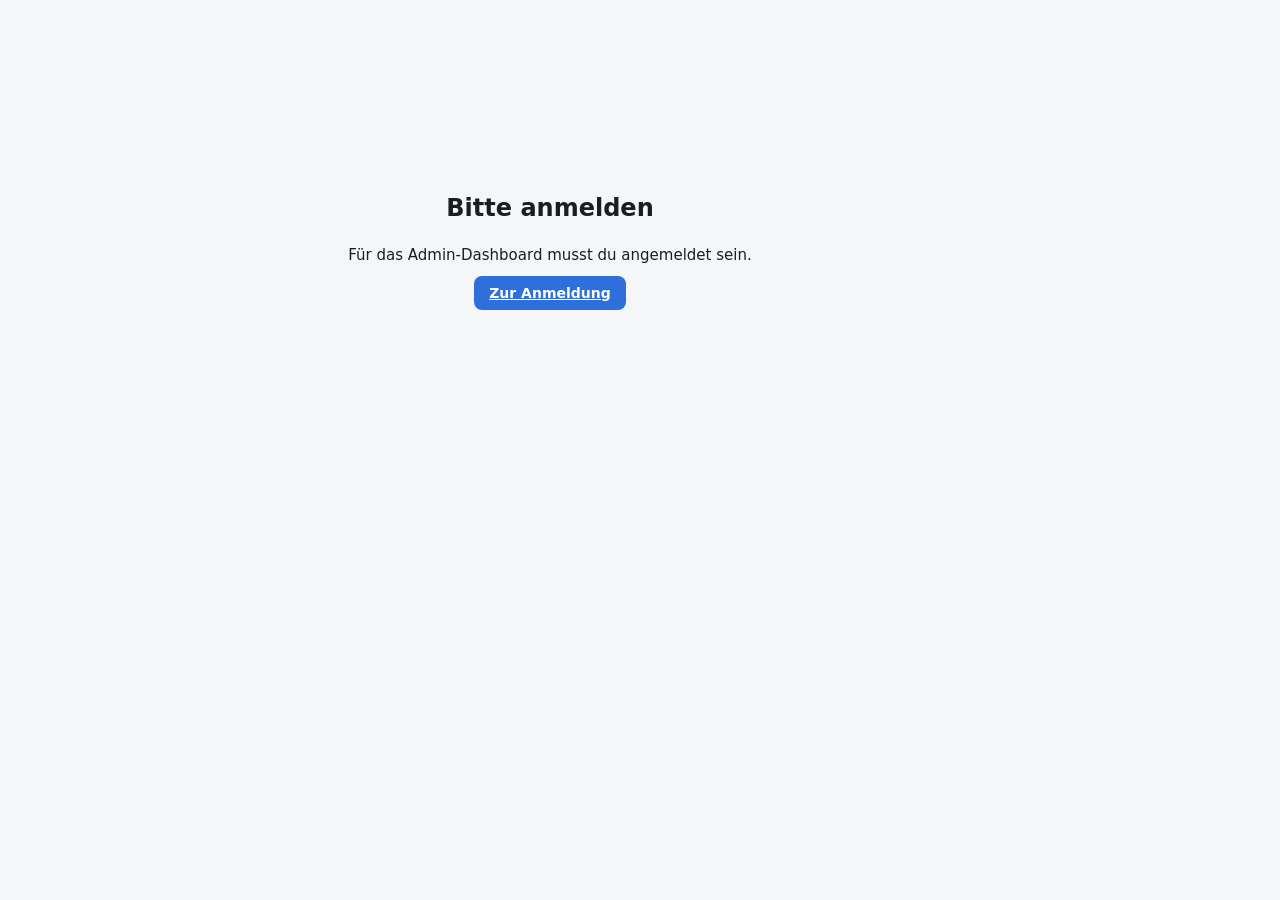
<file: admin.html>
<!doctype html>
<html lang="de">
<head>
  <meta charset="utf-8">
  <meta http-equiv="Content-Security-Policy" content="default-src 'self'; script-src 'self'; style-src 'self' 'unsafe-inline'; img-src 'self' data:; connect-src 'self'; manifest-src 'self'; frame-src 'none'; object-src 'none'; base-uri 'none'; form-action 'self'">
  <meta name="viewport" content="width=device-width, initial-scale=1, viewport-fit=cover">
  <meta name="color-scheme" content="light dark">
  <meta name="robots" content="noindex">
  <title>Gym – Admin</title>
  <link rel="icon" type="image/png" href="icons/icon-192.png">
  <link rel="stylesheet" href="css/admin.css">
</head>
<body>
  <div id="app">
    <aside class="side">
      <div class="brand"><img src="icons/icon-192.png" alt="" width="32" height="32"><div><b>Gym Admin</b><small id="grp"></small></div></div>
      <nav id="nav" aria-label="Bereiche"></nav>
      <div class="side-foot"><span id="who"></span><a href="/">Zur App</a></div>
    </aside>
    <main id="main" tabindex="-1"><p class="muted">Lade …</p></main>
  </div>
  <div id="toasts" aria-live="polite"></div>
  <script type="module" src="js/admin/main.js"></script>
</body>
</html>
</file>
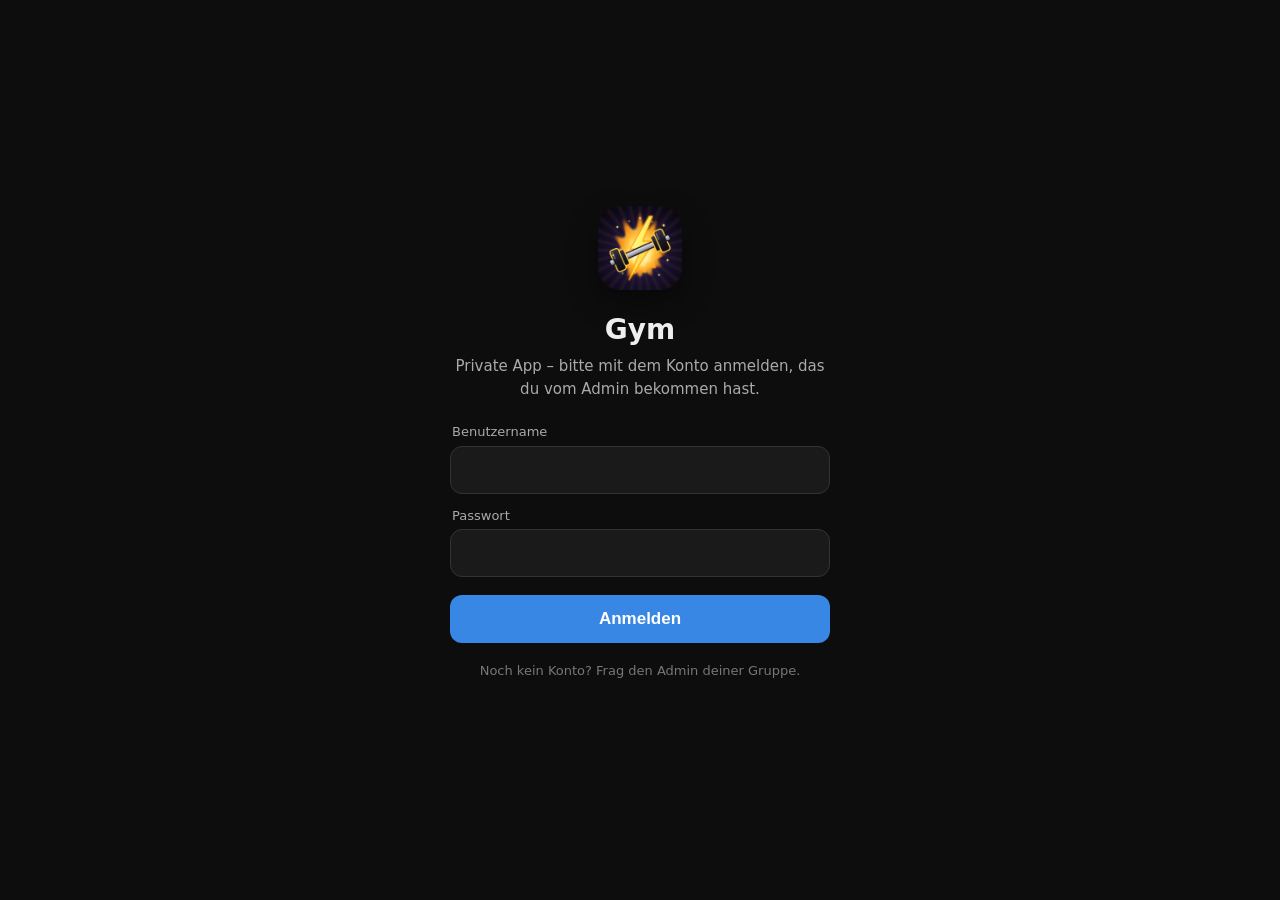
<file: login.html>
<!doctype html>
<html lang="de">
<head>
  <meta charset="utf-8">
  <meta http-equiv="Content-Security-Policy" content="default-src 'self'; script-src 'self'; style-src 'self'; img-src 'self' data:; connect-src 'self'; manifest-src 'self'; frame-src 'none'; object-src 'none'; base-uri 'none'; form-action 'self'">
  <meta name="viewport" content="width=device-width, initial-scale=1, maximum-scale=1, viewport-fit=cover">
  <meta name="theme-color" content="#0d0d0d">
  <meta name="apple-mobile-web-app-capable" content="yes">
  <meta name="mobile-web-app-capable" content="yes">
  <meta name="apple-mobile-web-app-status-bar-style" content="black-translucent">
  <meta name="apple-mobile-web-app-title" content="Gym">
  <title>Gym – Anmelden</title>
  <link rel="manifest" href="manifest.webmanifest">
  <link rel="apple-touch-icon" href="icons/apple-touch-icon.png">
  <link rel="icon" type="image/png" href="icons/icon-192.png">
  <link rel="stylesheet" href="css/login.css">
</head>
<body>
  <main class="box">
    <img class="logo" src="icons/icon-192.png" alt="" width="84" height="84">
    <h1>Gym</h1>
    <p class="sub">Private App – bitte mit dem Konto anmelden, das du vom Admin bekommen hast.</p>
    <form id="f" autocomplete="on">
      <label><span>Benutzername</span><input name="username" autocomplete="username" autocapitalize="none" autocorrect="off" spellcheck="false" required></label>
      <label><span>Passwort</span><input name="password" type="password" autocomplete="current-password" required></label>
      <p class="err" id="err" hidden></p>
      <button type="submit" id="go">Anmelden</button>
    </form>
    <p class="hint">Noch kein Konto? Frag den Admin deiner Gruppe.</p>
  </main>
  <script src="js/login.js"></script>
</body>
</html>
</file>
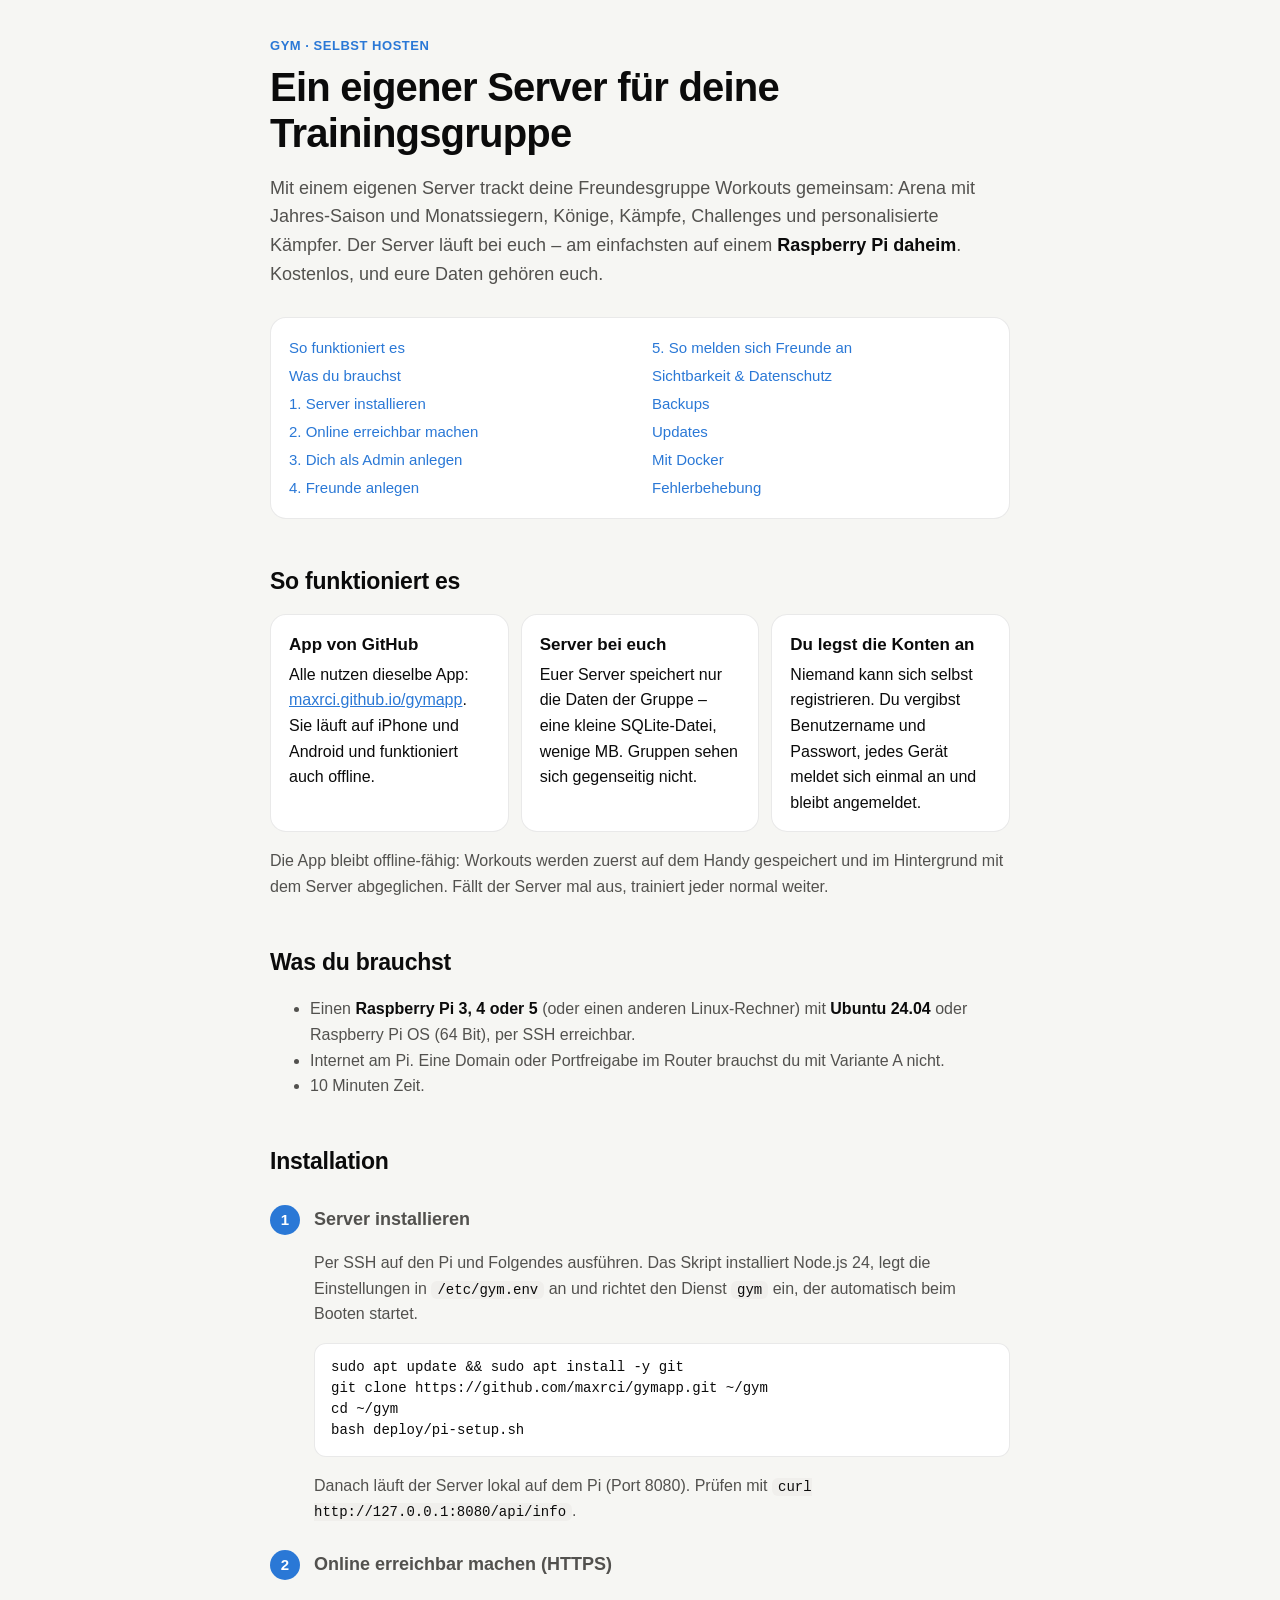
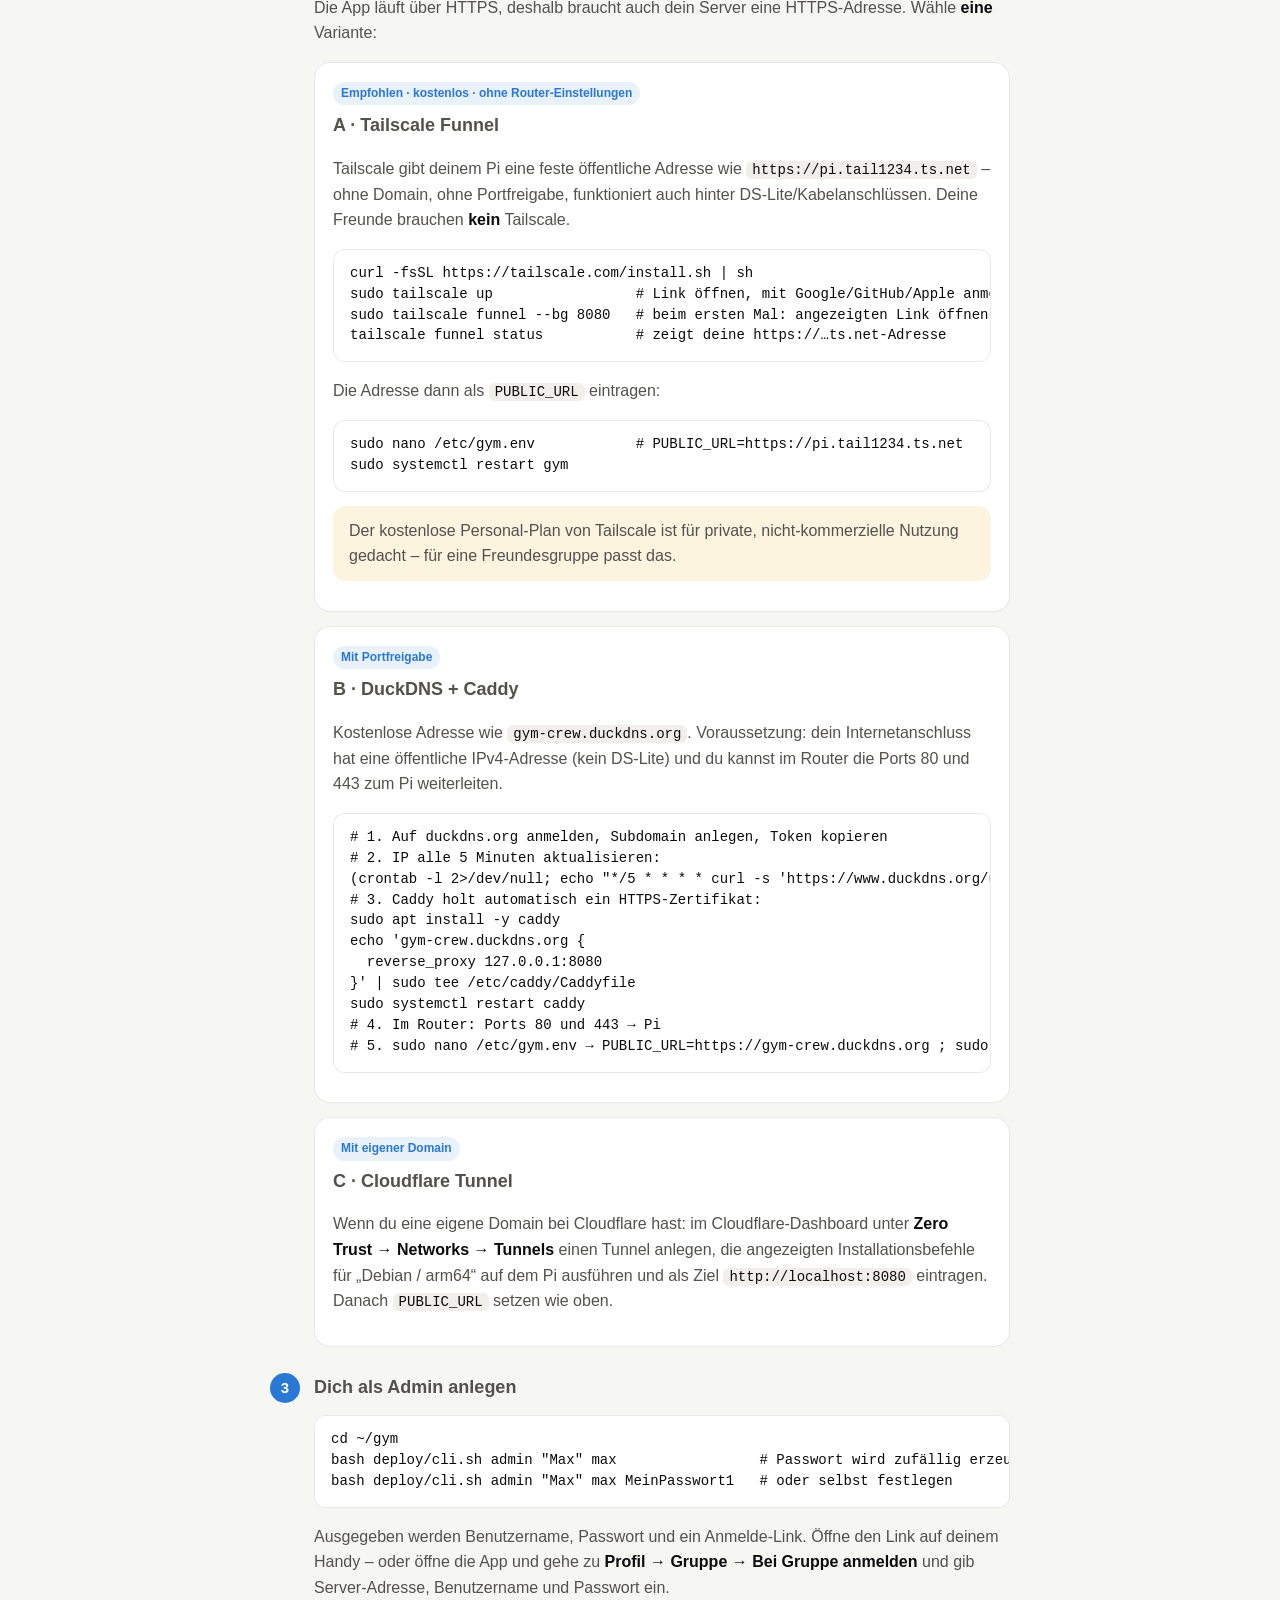
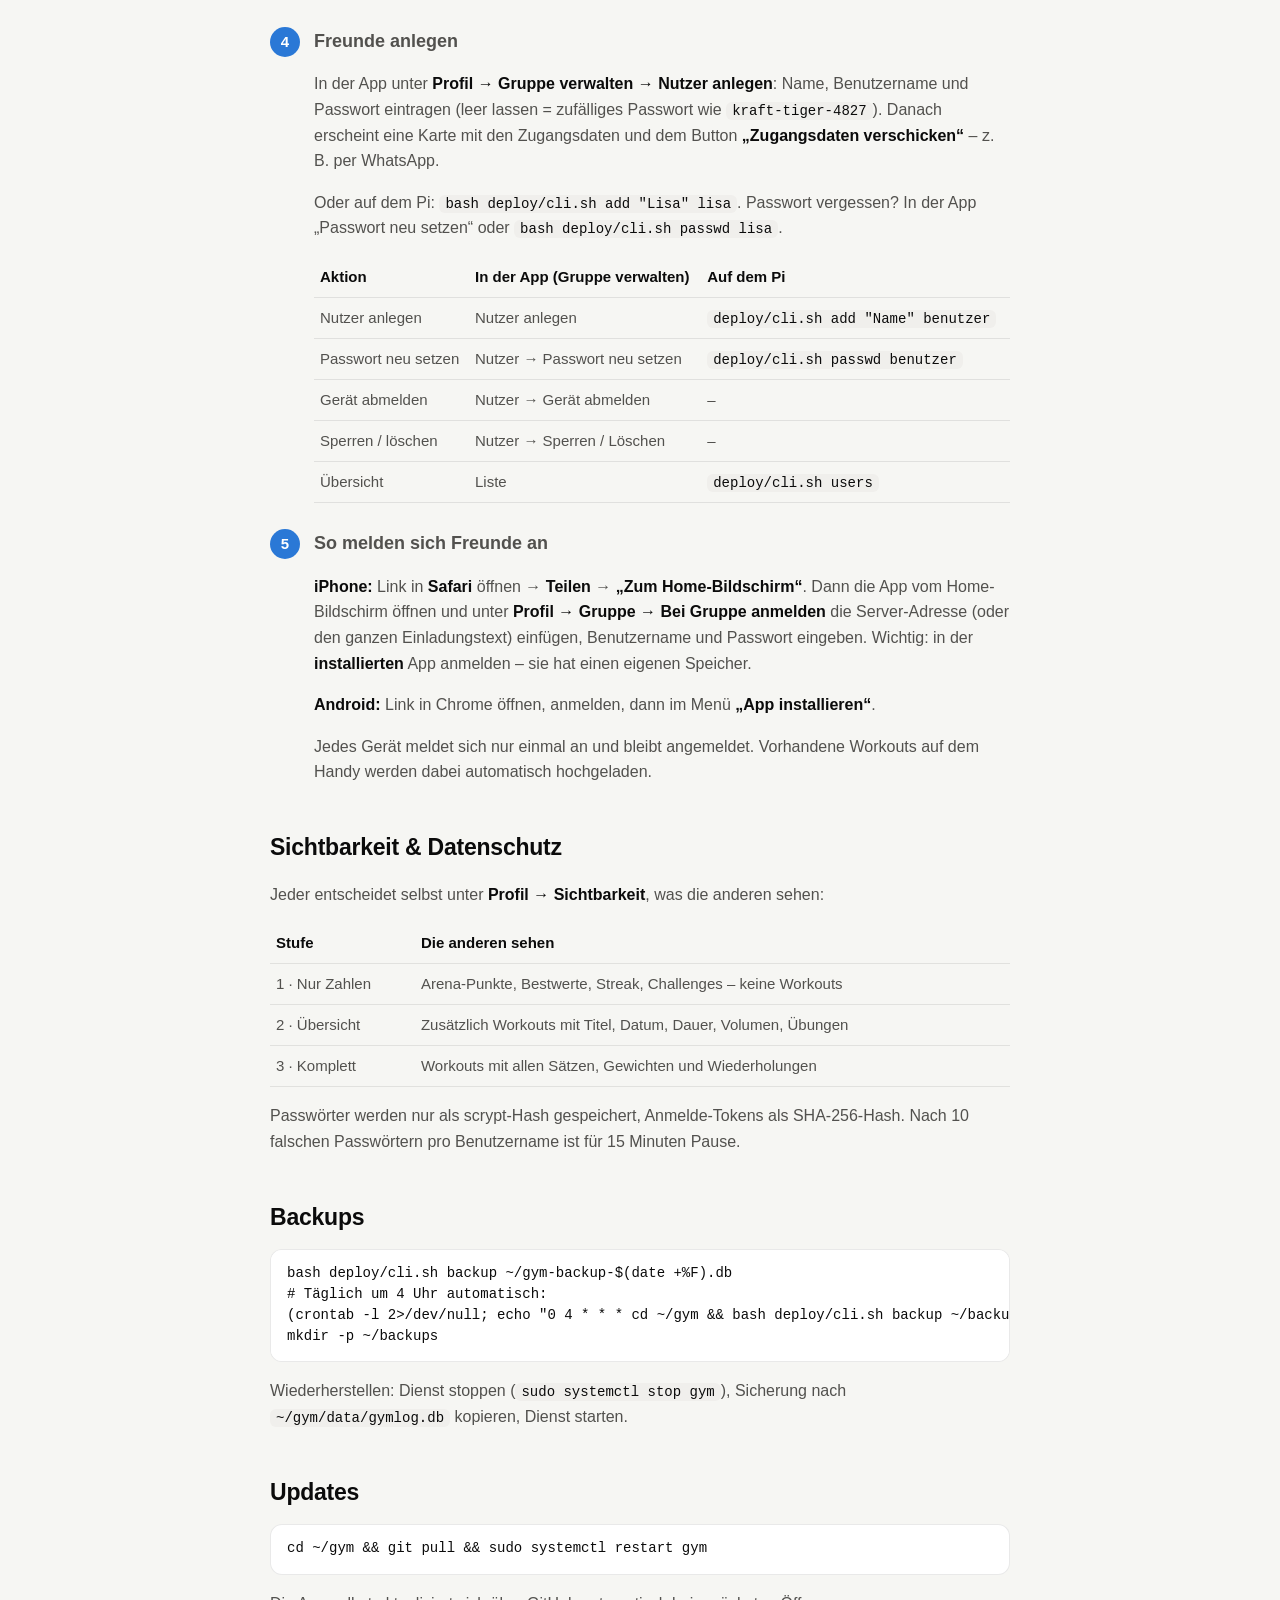
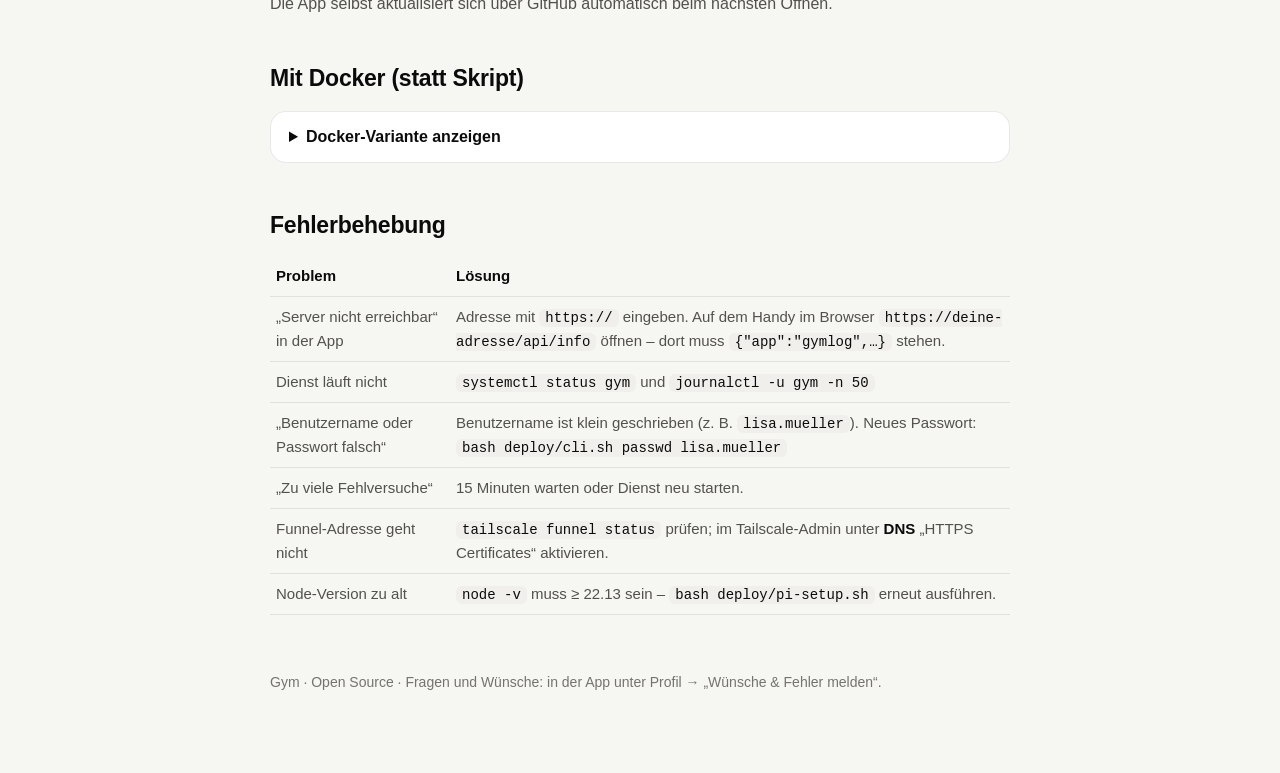
<file: selfhost.html>
<!doctype html>
<html lang="de">
<head>
<meta charset="utf-8">
<meta name="viewport" content="width=device-width, initial-scale=1">
<title>Gym selbst hosten – Anleitung für Freundesgruppen</title>
<meta name="description" content="Eigener Gym-Server für deine Trainingsgruppe: auf dem Raspberry Pi daheim – kostenlos, mit Benutzername und Passwort.">
<link rel="icon" href="icons/icon-192.png">
<style>
  :root { --bg: #0e0e0d; --surface: #1a1a19; --surface-2: #232322; --line: rgba(255,255,255,.09); --text: #f0efec; --text-2: #c3c2b7; --muted: #898781; --accent: #3987e5; --accent-soft: rgba(57,135,229,.16); --gold: #fab219; --warn-soft: rgba(250,178,25,.12); }
  @media (prefers-color-scheme: light) { :root { --bg: #f6f6f3; --surface: #fff; --surface-2: #f0efec; --line: rgba(11,11,11,.09); --text: #0b0b0b; --text-2: #52514e; --muted: #74736e; --accent: #2a78d6; --accent-soft: rgba(42,120,214,.1); --gold: #b07400; --warn-soft: rgba(237,161,0,.12); } }
  * { box-sizing: border-box; }
  body { margin: 0; background: var(--bg); color: var(--text); font: 16px/1.6 -apple-system, BlinkMacSystemFont, "Segoe UI", Roboto, sans-serif; }
  main { max-width: 780px; margin: 0 auto; padding: 32px 20px 80px; }
  header { margin-bottom: 28px; }
  header small { color: var(--accent); font-weight: 700; letter-spacing: .04em; text-transform: uppercase; font-size: 13px; }
  h1 { font-size: clamp(28px, 6vw, 40px); line-height: 1.15; margin: 6px 0 10px; letter-spacing: -.02em; }
  h2 { font-size: 23px; margin: 44px 0 12px; letter-spacing: -.01em; }
  h3 { font-size: 18px; margin: 26px 0 8px; }
  p, li { color: var(--text-2); }
  b, strong { color: var(--text); }
  a { color: var(--accent); }
  code { font: 14px ui-monospace, SFMono-Regular, Menlo, monospace; background: var(--surface-2); padding: 1px 6px; border-radius: 6px; color: var(--text); }
  pre { background: var(--surface); border: 1px solid var(--line); border-radius: 12px; padding: 14px 16px; overflow-x: auto; font: 13.5px/1.55 ui-monospace, SFMono-Regular, Menlo, monospace; color: var(--text); }
  pre code { background: none; padding: 0; }
  .lead { font-size: 18px; }
  .card { background: var(--surface); border: 1px solid var(--line); border-radius: 16px; padding: 16px 18px; margin: 14px 0; }
  .note { background: var(--warn-soft); border-radius: 12px; padding: 12px 16px; margin: 14px 0; color: var(--text-2); }
  .grid { display: grid; grid-template-columns: repeat(auto-fit, minmax(210px, 1fr)); gap: 12px; margin: 14px 0; }
  .grid .card { margin: 0; }
  .grid .card b { display: block; font-size: 17px; margin-bottom: 4px; }
  .tag { display: inline-block; font-size: 12px; font-weight: 700; background: var(--accent-soft); color: var(--accent); padding: 2px 8px; border-radius: 99px; margin-bottom: 6px; }
  ol.steps { counter-reset: s; list-style: none; padding: 0; }
  ol.steps > li { counter-increment: s; position: relative; padding-left: 44px; margin: 18px 0; }
  ol.steps > li::before { content: counter(s); position: absolute; left: 0; top: 0; width: 30px; height: 30px; border-radius: 50%; background: var(--accent); color: #fff; font-weight: 800; display: grid; place-items: center; font-size: 15px; }
  nav.toc { columns: 2; column-gap: 24px; font-size: 15px; }
  nav.toc a { display: block; padding: 2px 0; text-decoration: none; }
  table { width: 100%; border-collapse: collapse; font-size: 15px; }
  th, td { text-align: left; padding: 8px 6px; border-bottom: 1px solid var(--line); vertical-align: top; color: var(--text-2); }
  th { color: var(--text); }
  details { background: var(--surface); border: 1px solid var(--line); border-radius: 16px; padding: 12px 18px; margin: 14px 0; }
  summary { cursor: pointer; font-weight: 700; color: var(--text); }
  footer { margin-top: 56px; color: var(--muted); font-size: 14px; }
</style>
</head>
<body>
<main>
<header>
  <small>Gym · Selbst hosten</small>
  <h1>Ein eigener Server für deine Trainingsgruppe</h1>
  <p class="lead">Mit einem eigenen Server trackt deine Freundesgruppe Workouts gemeinsam: Arena mit Jahres-Saison und Monatssiegern, Könige, Kämpfe, Challenges und personalisierte Kämpfer. Der Server läuft bei euch – am einfachsten auf einem <b>Raspberry Pi daheim</b>. Kostenlos, und eure Daten gehören euch.</p>
</header>

<nav class="toc card">
  <a href="#prinzip">So funktioniert es</a>
  <a href="#voraussetzungen">Was du brauchst</a>
  <a href="#install">1. Server installieren</a>
  <a href="#online">2. Online erreichbar machen</a>
  <a href="#admin">3. Dich als Admin anlegen</a>
  <a href="#freunde">4. Freunde anlegen</a>
  <a href="#anmelden">5. So melden sich Freunde an</a>
  <a href="#sichtbarkeit">Sichtbarkeit &amp; Datenschutz</a>
  <a href="#backup">Backups</a>
  <a href="#update">Updates</a>
  <a href="#docker">Mit Docker</a>
  <a href="#probleme">Fehlerbehebung</a>
</nav>

<h2 id="prinzip">So funktioniert es</h2>
<div class="grid">
  <div class="card"><b>App von GitHub</b>Alle nutzen dieselbe App: <a href="https://maxrci.github.io/gymapp/">maxrci.github.io/gymapp</a>. Sie läuft auf iPhone und Android und funktioniert auch offline.</div>
  <div class="card"><b>Server bei euch</b>Euer Server speichert nur die Daten der Gruppe – eine kleine SQLite-Datei, wenige MB. Gruppen sehen sich gegenseitig nicht.</div>
  <div class="card"><b>Du legst die Konten an</b>Niemand kann sich selbst registrieren. Du vergibst Benutzername und Passwort, jedes Gerät meldet sich einmal an und bleibt angemeldet.</div>
</div>
<p>Die App bleibt offline-fähig: Workouts werden zuerst auf dem Handy gespeichert und im Hintergrund mit dem Server abgeglichen. Fällt der Server mal aus, trainiert jeder normal weiter.</p>

<h2 id="voraussetzungen">Was du brauchst</h2>
<ul>
  <li>Einen <b>Raspberry Pi 3, 4 oder 5</b> (oder einen anderen Linux-Rechner) mit <b>Ubuntu 24.04</b> oder Raspberry Pi OS (64 Bit), per SSH erreichbar.</li>
  <li>Internet am Pi. Eine Domain oder Portfreigabe im Router brauchst du mit Variante A nicht.</li>
  <li>10 Minuten Zeit.</li>
</ul>

<h2>Installation</h2>
<ol class="steps">
<li id="install"><h3>Server installieren</h3>
  <p>Per SSH auf den Pi und Folgendes ausführen. Das Skript installiert Node.js 24, legt die Einstellungen in <code>/etc/gym.env</code> an und richtet den Dienst <code>gym</code> ein, der automatisch beim Booten startet.</p>
<pre><code>sudo apt update &amp;&amp; sudo apt install -y git
git clone https://github.com/maxrci/gymapp.git ~/gym
cd ~/gym
bash deploy/pi-setup.sh</code></pre>
  <p>Danach läuft der Server lokal auf dem Pi (Port 8080). Prüfen mit <code>curl http://127.0.0.1:8080/api/info</code>.</p>
</li>

<li id="online"><h3>Online erreichbar machen (HTTPS)</h3>
  <p>Die App läuft über HTTPS, deshalb braucht auch dein Server eine HTTPS-Adresse. Wähle <b>eine</b> Variante:</p>

  <div class="card"><span class="tag">Empfohlen · kostenlos · ohne Router-Einstellungen</span>
  <h3 style="margin-top:0">A · Tailscale Funnel</h3>
  <p>Tailscale gibt deinem Pi eine feste öffentliche Adresse wie <code>https://pi.tail1234.ts.net</code> – ohne Domain, ohne Portfreigabe, funktioniert auch hinter DS-Lite/Kabelanschlüssen. Deine Freunde brauchen <b>kein</b> Tailscale.</p>
<pre><code>curl -fsSL https://tailscale.com/install.sh | sh
sudo tailscale up                 # Link öffnen, mit Google/GitHub/Apple anmelden
sudo tailscale funnel --bg 8080   # beim ersten Mal: angezeigten Link öffnen und Funnel erlauben
tailscale funnel status           # zeigt deine https://…ts.net-Adresse</code></pre>
  <p>Die Adresse dann als <code>PUBLIC_URL</code> eintragen:</p>
<pre><code>sudo nano /etc/gym.env            # PUBLIC_URL=https://pi.tail1234.ts.net
sudo systemctl restart gym</code></pre>
  <p class="note">Der kostenlose Personal-Plan von Tailscale ist für private, nicht-kommerzielle Nutzung gedacht – für eine Freundesgruppe passt das.</p>
  </div>

  <div class="card"><span class="tag">Mit Portfreigabe</span>
  <h3 style="margin-top:0">B · DuckDNS + Caddy</h3>
  <p>Kostenlose Adresse wie <code>gym-crew.duckdns.org</code>. Voraussetzung: dein Internetanschluss hat eine öffentliche IPv4-Adresse (kein DS-Lite) und du kannst im Router die Ports 80 und 443 zum Pi weiterleiten.</p>
<pre><code># 1. Auf duckdns.org anmelden, Subdomain anlegen, Token kopieren
# 2. IP alle 5 Minuten aktualisieren:
(crontab -l 2&gt;/dev/null; echo "*/5 * * * * curl -s 'https://www.duckdns.org/update?domains=gym-crew&amp;token=DEIN-TOKEN&amp;ip=' &gt;/dev/null") | crontab -
# 3. Caddy holt automatisch ein HTTPS-Zertifikat:
sudo apt install -y caddy
echo 'gym-crew.duckdns.org {
  reverse_proxy 127.0.0.1:8080
}' | sudo tee /etc/caddy/Caddyfile
sudo systemctl restart caddy
# 4. Im Router: Ports 80 und 443 → Pi
# 5. sudo nano /etc/gym.env → PUBLIC_URL=https://gym-crew.duckdns.org ; sudo systemctl restart gym</code></pre>
  </div>

  <div class="card"><span class="tag">Mit eigener Domain</span>
  <h3 style="margin-top:0">C · Cloudflare Tunnel</h3>
  <p>Wenn du eine eigene Domain bei Cloudflare hast: im Cloudflare-Dashboard unter <b>Zero Trust → Networks → Tunnels</b> einen Tunnel anlegen, die angezeigten Installationsbefehle für „Debian / arm64“ auf dem Pi ausführen und als Ziel <code>http://localhost:8080</code> eintragen. Danach <code>PUBLIC_URL</code> setzen wie oben.</p>
  </div>
</li>

<li id="admin"><h3>Dich als Admin anlegen</h3>
<pre><code>cd ~/gym
bash deploy/cli.sh admin "Max" max                 # Passwort wird zufällig erzeugt
bash deploy/cli.sh admin "Max" max MeinPasswort1   # oder selbst festlegen</code></pre>
  <p>Ausgegeben werden Benutzername, Passwort und ein Anmelde-Link. Öffne den Link auf deinem Handy – oder öffne die App und gehe zu <b>Profil → Gruppe → Bei Gruppe anmelden</b> und gib Server-Adresse, Benutzername und Passwort ein.</p>
</li>

<li id="freunde"><h3>Freunde anlegen</h3>
  <p>In der App unter <b>Profil → Gruppe verwalten → Nutzer anlegen</b>: Name, Benutzername und Passwort eintragen (leer lassen = zufälliges Passwort wie <code>kraft-tiger-4827</code>). Danach erscheint eine Karte mit den Zugangsdaten und dem Button <b>„Zugangsdaten verschicken“</b> – z. B. per WhatsApp.</p>
  <p>Oder auf dem Pi: <code>bash deploy/cli.sh add "Lisa" lisa</code>. Passwort vergessen? In der App „Passwort neu setzen“ oder <code>bash deploy/cli.sh passwd lisa</code>.</p>
  <table>
    <tr><th>Aktion</th><th>In der App (Gruppe verwalten)</th><th>Auf dem Pi</th></tr>
    <tr><td>Nutzer anlegen</td><td>Nutzer anlegen</td><td><code>deploy/cli.sh add "Name" benutzer</code></td></tr>
    <tr><td>Passwort neu setzen</td><td>Nutzer → Passwort neu setzen</td><td><code>deploy/cli.sh passwd benutzer</code></td></tr>
    <tr><td>Gerät abmelden</td><td>Nutzer → Gerät abmelden</td><td>–</td></tr>
    <tr><td>Sperren / löschen</td><td>Nutzer → Sperren / Löschen</td><td>–</td></tr>
    <tr><td>Übersicht</td><td>Liste</td><td><code>deploy/cli.sh users</code></td></tr>
  </table>
</li>

<li id="anmelden"><h3>So melden sich Freunde an</h3>
  <p><b>iPhone:</b> Link in <b>Safari</b> öffnen → <b>Teilen</b> → <b>„Zum Home-Bildschirm“</b>. Dann die App vom Home-Bildschirm öffnen und unter <b>Profil → Gruppe → Bei Gruppe anmelden</b> die Server-Adresse (oder den ganzen Einladungstext) einfügen, Benutzername und Passwort eingeben. Wichtig: in der <b>installierten</b> App anmelden – sie hat einen eigenen Speicher.</p>
  <p><b>Android:</b> Link in Chrome öffnen, anmelden, dann im Menü <b>„App installieren“</b>.</p>
  <p>Jedes Gerät meldet sich nur einmal an und bleibt angemeldet. Vorhandene Workouts auf dem Handy werden dabei automatisch hochgeladen.</p>
</li>
</ol>

<h2 id="sichtbarkeit">Sichtbarkeit &amp; Datenschutz</h2>
<p>Jeder entscheidet selbst unter <b>Profil → Sichtbarkeit</b>, was die anderen sehen:</p>
<table>
  <tr><th>Stufe</th><th>Die anderen sehen</th></tr>
  <tr><td>1 · Nur Zahlen</td><td>Arena-Punkte, Bestwerte, Streak, Challenges – keine Workouts</td></tr>
  <tr><td>2 · Übersicht</td><td>Zusätzlich Workouts mit Titel, Datum, Dauer, Volumen, Übungen</td></tr>
  <tr><td>3 · Komplett</td><td>Workouts mit allen Sätzen, Gewichten und Wiederholungen</td></tr>
</table>
<p>Passwörter werden nur als scrypt-Hash gespeichert, Anmelde-Tokens als SHA-256-Hash. Nach 10 falschen Passwörtern pro Benutzername ist für 15 Minuten Pause.</p>

<h2 id="backup">Backups</h2>
<pre><code>bash deploy/cli.sh backup ~/gym-backup-$(date +%F).db
# Täglich um 4 Uhr automatisch:
(crontab -l 2&gt;/dev/null; echo "0 4 * * * cd ~/gym &amp;&amp; bash deploy/cli.sh backup ~/backups/gym-\$(date +\%F).db") | crontab -
mkdir -p ~/backups</code></pre>
<p>Wiederherstellen: Dienst stoppen (<code>sudo systemctl stop gym</code>), Sicherung nach <code>~/gym/data/gymlog.db</code> kopieren, Dienst starten.</p>

<h2 id="update">Updates</h2>
<pre><code>cd ~/gym &amp;&amp; git pull &amp;&amp; sudo systemctl restart gym</code></pre>
<p>Die App selbst aktualisiert sich über GitHub automatisch beim nächsten Öffnen.</p>

<h2 id="docker">Mit Docker (statt Skript)</h2>
<details><summary>Docker-Variante anzeigen</summary>
<pre><code>curl -fsSL https://get.docker.com | sh
git clone https://github.com/maxrci/gymapp.git ~/gym &amp;&amp; cd ~/gym
cp .env.example .env &amp;&amp; nano .env
docker compose up -d --build                    # nur lokal (Port 8080, z. B. mit Tailscale Funnel)
docker compose --profile caddy up -d --build    # mit Caddy (Variante B)
docker compose --profile tunnel up -d --build   # mit Cloudflare Tunnel (Variante C)
docker compose exec gymlog node server/cli.js admin "Max" max</code></pre>
</details>

<h2 id="probleme">Fehlerbehebung</h2>
<table>
  <tr><th>Problem</th><th>Lösung</th></tr>
  <tr><td>„Server nicht erreichbar“ in der App</td><td>Adresse mit <code>https://</code> eingeben. Auf dem Handy im Browser <code>https://deine-adresse/api/info</code> öffnen – dort muss <code>{"app":"gymlog",…}</code> stehen.</td></tr>
  <tr><td>Dienst läuft nicht</td><td><code>systemctl status gym</code> und <code>journalctl -u gym -n 50</code></td></tr>
  <tr><td>„Benutzername oder Passwort falsch“</td><td>Benutzername ist klein geschrieben (z. B. <code>lisa.mueller</code>). Neues Passwort: <code>bash deploy/cli.sh passwd lisa.mueller</code></td></tr>
  <tr><td>„Zu viele Fehlversuche“</td><td>15 Minuten warten oder Dienst neu starten.</td></tr>
  <tr><td>Funnel-Adresse geht nicht</td><td><code>tailscale funnel status</code> prüfen; im Tailscale-Admin unter <b>DNS</b> „HTTPS Certificates“ aktivieren.</td></tr>
  <tr><td>Node-Version zu alt</td><td><code>node -v</code> muss ≥ 22.13 sein – <code>bash deploy/pi-setup.sh</code> erneut ausführen.</td></tr>
</table>

<footer>Gym · Open Source · Fragen und Wünsche: in der App unter Profil → „Wünsche &amp; Fehler melden“.</footer>
</main>
</body>
</html>
</file>
<file: css/admin.css>
:root {
  color-scheme: light dark;
  --bg: #f5f6f8; --card: #fff; --line: #e3e6eb; --text: #1a1d23; --muted: #667085; --acc: #2f6fdb; --acc-t: #fff;
  --bad: #c0392b; --good: #1f9d55; --warn: #d98a00; --side: #fff; --hover: #eef1f6;
}
@media (prefers-color-scheme: dark) {
  :root { --bg: #111317; --card: #1a1d23; --line: #2a2f38; --text: #e8eaee; --muted: #98a1b0; --acc: #5b95f0; --acc-t: #0b1220; --bad: #ff7b6b; --good: #4cc38a; --warn: #f0b429; --side: #15181d; --hover: #232832; }
}
* { box-sizing: border-box; }
html, body { margin: 0; background: var(--bg); color: var(--text); font: 15px/1.5 -apple-system, system-ui, "Segoe UI", sans-serif; }
a { color: var(--acc); }
h1 { font-size: 24px; margin: 0 0 18px; } h2 { font-size: 17px; margin: 28px 0 8px; } h3 { font-size: 16px; margin: 0 0 6px; } h4 { margin: 12px 0 4px; font-size: 13px; color: var(--muted); text-transform: uppercase; letter-spacing: .04em; }
small, .muted { color: var(--muted); } small { font-size: 12.5px; }
code { font: 13px ui-monospace, Menlo, monospace; }

#app { display: grid; grid-template-columns: 220px 1fr; min-height: 100vh; }
.side { background: var(--side); border-right: 1px solid var(--line); padding: 18px 12px; display: flex; flex-direction: column; gap: 16px; position: sticky; top: 0; height: 100vh; }
.brand { display: flex; gap: 10px; align-items: center; padding: 0 6px; } .brand img { border-radius: 8px; } .brand b { display: block; } .brand small { display: block; line-height: 1.2; }
#nav { display: grid; gap: 2px; }
#nav a { padding: 9px 12px; border-radius: 8px; color: var(--text); text-decoration: none; }
#nav a:hover { background: var(--hover); } #nav a.on { background: var(--acc); color: var(--acc-t); font-weight: 600; }
.side-foot { margin-top: auto; padding: 0 8px; display: grid; gap: 4px; font-size: 13px; color: var(--muted); }
main { padding: 28px 32px 60px; min-width: 0; max-width: 1100px; width: 100%; }
body.gated #app { grid-template-columns: 1fr; } body.gated .side { display: none; }
.gate { max-width: 420px; margin: 18vh auto; text-align: center; }

.card { background: var(--card); border: 1px solid var(--line); border-radius: 12px; padding: 16px; margin-bottom: 14px; }
.scroll { overflow-x: auto; padding: 4px 12px; }
.stack > .card { margin-bottom: 12px; }
.tiles { display: grid; grid-template-columns: repeat(auto-fill, minmax(150px, 1fr)); gap: 12px; }
.tile { background: var(--card); border: 1px solid var(--line); border-radius: 12px; padding: 14px 16px; }
.tile span { display: block; font-size: 12.5px; color: var(--muted); } .tile b { font-size: 24px; font-weight: 650; }
.health { list-style: none; margin: 0; padding: 0; display: grid; gap: 6px; }
.dot { display: inline-block; width: 9px; height: 9px; border-radius: 50%; margin-right: 8px; background: var(--muted); } .dot.good { background: var(--good); } .dot.warn { background: var(--warn); }

table { width: 100%; border-collapse: collapse; }
th, td { text-align: left; padding: 10px 8px; border-bottom: 1px solid var(--line); vertical-align: top; }
th { font-size: 12.5px; color: var(--muted); font-weight: 600; white-space: nowrap; }
tbody tr:last-child td { border-bottom: 0; } tr.dim td { opacity: .6; } tr.detail td { background: var(--hover); }
.num { text-align: right; font-variant-numeric: tabular-nums; } .end { text-align: right; white-space: nowrap; } .up { color: var(--good); } .down { color: var(--bad); }

.btn, .pill { font: inherit; font-size: 14px; padding: 8px 14px; border-radius: 8px; border: 1px solid var(--line); background: var(--card); color: var(--text); cursor: pointer; }
.btn:hover, .pill:hover { background: var(--hover); } .btn:disabled { opacity: .5; cursor: default; }
.btn.primary, .pill.on { background: var(--acc); color: var(--acc-t); border-color: transparent; font-weight: 600; }
.btn.danger { color: var(--bad); border-color: color-mix(in srgb, var(--bad) 40%, var(--line)); } .btn.sm { padding: 5px 10px; font-size: 13px; }
.pill { border-radius: 999px; padding: 5px 12px; font-size: 13px; } .pills { display: flex; gap: 6px; flex-wrap: wrap; }
input, select { font: inherit; padding: 8px 10px; border-radius: 8px; border: 1px solid var(--line); background: var(--bg); color: var(--text); min-width: 0; }
input:focus, select:focus, button:focus-visible { outline: 2px solid var(--acc); outline-offset: 1px; }
input[type=number] { width: 100%; }
.bar { display: flex; gap: 10px; margin-bottom: 14px; align-items: center; } .bar input[type=search], .bar > input:first-child { flex: 1; max-width: 360px; }
.bar.wrap, .row.wrap { flex-wrap: wrap; }
.row { display: flex; gap: 8px; align-items: center; } .row.between { justify-content: space-between; align-items: flex-start; } .row.end { justify-content: flex-end; margin-top: 14px; } .grow { flex: 1; } .grow input { flex: 1; }
.actions { display: flex; gap: 6px; flex-wrap: wrap; }
.fld { display: block; margin-bottom: 12px; border: 0; padding: 0; } .fld span, .fld legend { display: block; font-size: 13px; color: var(--muted); margin-bottom: 4px; padding: 0; } .fld input, .fld select { width: 100%; }
.chk { display: inline-flex; gap: 6px; margin-right: 14px; align-items: center; }
.grid { display: grid; grid-template-columns: repeat(auto-fill, minmax(210px, 1fr)); gap: 0 16px; }
.cols { display: grid; grid-template-columns: 1fr 1fr; gap: 20px; }
.rules { background: var(--hover); border-radius: 8px; padding: 10px 12px; font-size: 13.5px; color: var(--muted); }
.badge { display: inline-block; font-size: 12px; padding: 1px 8px; border-radius: 999px; background: var(--hover); border: 1px solid var(--line); } .badge.acc { background: var(--acc); color: var(--acc-t); border-color: transparent; } .badge.bad { color: var(--bad); }
.badge.st-done { color: var(--good); } .badge.st-progress { color: var(--warn); } .badge.st-rejected { color: var(--muted); }
.chips { display: flex; flex-wrap: wrap; gap: 6px; margin: 8px 0 12px; }
.chip { display: inline-flex; gap: 6px; align-items: center; padding: 3px 4px 3px 10px; border-radius: 999px; background: var(--hover); border: 1px solid var(--line); font-size: 13.5px; } .chip.pending { opacity: .65; border-style: dashed; }
.chip button { border: 0; background: none; color: var(--muted); cursor: pointer; font-size: 16px; line-height: 1; padding: 0 6px; } .chip button:hover { color: var(--bad); }
.devs { list-style: none; padding: 0; margin: 0; display: grid; gap: 6px; }
.ticket .body { white-space: pre-wrap; margin: 6px 0; } .comments { list-style: none; padding: 0 0 0 12px; margin: 8px 0 12px; border-left: 2px solid var(--line); display: grid; gap: 8px; }
.switch { display: flex; align-items: center; gap: 12px; padding: 10px 0; cursor: pointer; } .switch input { position: absolute; opacity: 0; }
.track { width: 40px; height: 22px; border-radius: 999px; background: var(--line); position: relative; transition: .15s; flex: none; }
.track::after { content: ''; position: absolute; top: 3px; left: 3px; width: 16px; height: 16px; border-radius: 50%; background: #fff; transition: .15s; }
.switch input:checked + .track { background: var(--acc); } .switch input:checked + .track::after { left: 21px; } .switch input:focus-visible + .track { outline: 2px solid var(--acc); outline-offset: 2px; }
.notice.err { color: var(--bad); }

.overlay { position: fixed; inset: 0; background: rgba(0, 0, 0, .5); display: grid; place-items: center; padding: 16px; z-index: 50; overflow: auto; }
.modal { background: var(--card); border: 1px solid var(--line); border-radius: 14px; padding: 20px; width: 100%; max-width: 440px; }
.creds { display: grid; gap: 8px; } .cred { display: grid; grid-template-columns: 100px 1fr auto; gap: 8px; align-items: center; } .cred code { overflow-wrap: anywhere; background: var(--bg); padding: 6px 8px; border-radius: 6px; user-select: all; }
#toasts { position: fixed; bottom: 18px; left: 50%; transform: translateX(-50%); display: grid; gap: 8px; z-index: 100; width: max-content; max-width: calc(100vw - 32px); }
.toast { padding: 10px 16px; border-radius: 10px; background: var(--text); color: var(--bg); font-size: 14px; box-shadow: 0 6px 20px rgba(0, 0, 0, .25); } .toast.err { background: var(--bad); color: #fff; }

@media (max-width: 760px) {
  #app { grid-template-columns: 1fr; grid-template-rows: auto 1fr; }
  .side { position: sticky; top: 0; z-index: 10; height: auto; flex-direction: row; align-items: center; padding: 8px 12px; gap: 8px; border-right: 0; border-bottom: 1px solid var(--line); overflow-x: auto; }
  .brand div, .side-foot span { display: none; } .side-foot { margin: 0; } .brand { padding: 0; flex: none; }
  #nav { display: flex; gap: 4px; } #nav a { white-space: nowrap; padding: 7px 11px; font-size: 14px; }
  .side-foot a { white-space: nowrap; font-size: 13px; }
  main { padding: 18px 14px 50px; } h1 { font-size: 21px; }
  .cols { grid-template-columns: 1fr; }
  .bar input[type=search], .bar > input:first-child { max-width: none; }
  .row.wrap > .grow { flex-basis: 100%; }
  .cred { grid-template-columns: 1fr auto; } .cred span { grid-column: 1 / -1; font-size: 12px; color: var(--muted); }
}
</file>
<file: css/login.css>
/* Login-Seite der privaten App (ohne Anmeldung erreichbar, daher eigenständig) */
:root { color-scheme: dark; }
* { box-sizing: border-box; }
html, body { margin: 0; min-height: 100%; background: #0d0d0d; color: #eee; font: 16px/1.5 -apple-system, system-ui, sans-serif; }
body { display: grid; place-items: center; min-height: 100vh; padding: max(24px, env(safe-area-inset-top)) 20px max(24px, env(safe-area-inset-bottom)); }
.box { width: 100%; max-width: 380px; text-align: center; }
.logo { border-radius: 22px; box-shadow: 0 12px 30px rgba(0, 0, 0, .4); }
h1 { margin: 12px 0 4px; font-size: 28px; }
.sub { color: #aaa; margin: 0 0 22px; font-size: 15px; }
form { display: grid; gap: 12px; text-align: left; }
label span { display: block; font-size: 13px; color: #aaa; margin: 0 0 4px 2px; }
input { width: 100%; font-size: 17px; padding: 13px 14px; border-radius: 12px; border: 1px solid #333; background: #1a1a1a; color: #fff; }
input:focus { outline: 2px solid #3987e5; border-color: transparent; }
button { margin-top: 6px; font-size: 17px; font-weight: 700; padding: 14px; border: 0; border-radius: 12px; background: #3987e5; color: #fff; }
button:disabled { opacity: .6; }
.err { color: #ff6b6b; margin: 0; font-size: 14px; }
.hint { color: #777; font-size: 13px; margin-top: 18px; }
</file>
